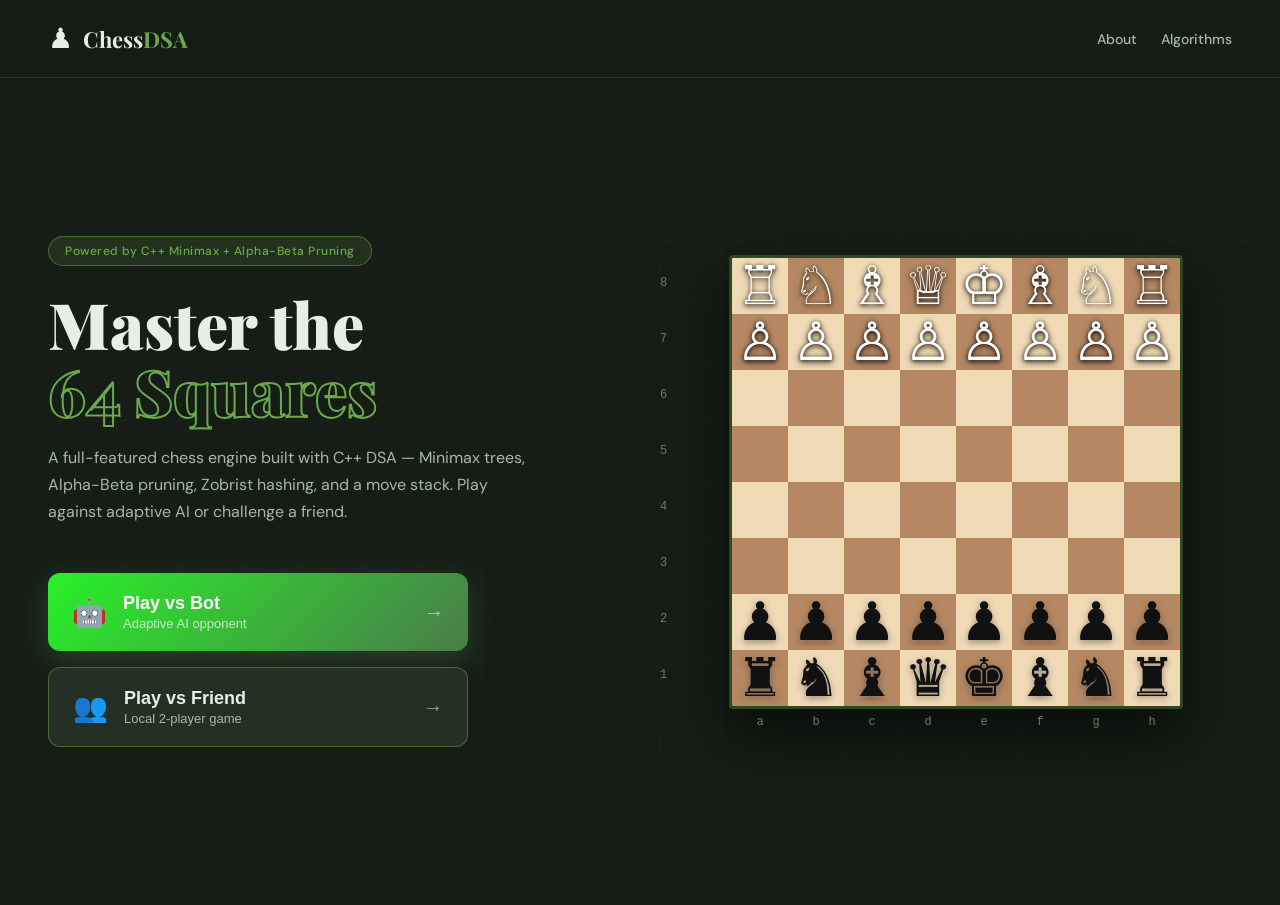
<file: frontend/index.html>
<!DOCTYPE html>
<html lang="en">
<head>
<meta charset="UTF-8">
<meta name="viewport" content="width=device-width, initial-scale=1.0">
<title>ChessDSA — Play Chess</title>
<link rel="stylesheet" href="css/style.css">
<link href="https://fonts.googleapis.com/css2?family=Playfair+Display:wght@700;900&family=DM+Sans:wght@300;400;500&display=swap" rel="stylesheet">
</head>
<body class="landing-body">

<!-- Animated Background -->
<div class="bg-grid"></div>
<div class="floating-pieces" id="floatingPieces"></div>

<!-- HEADER -->
<header class="landing-header">
  <div class="logo">
    <span class="logo-icon">♟</span>
    <span class="logo-text">Chess<span class="accent">DSA</span></span>
  </div>
  <nav class="nav-links">
    <a href="#" class="nav-link">About</a>
    <a href="#" class="nav-link">Algorithms</a>
  </nav>
</header>

<!-- HERO SECTION -->
<main class="hero">
  <div class="hero-content">
    <div class="hero-badge">Powered by C++ Minimax + Alpha-Beta Pruning</div>
    <h1 class="hero-title">
      Master the<br>
      <span class="title-accent">64 Squares</span>
    </h1>
    <p class="hero-sub">
      A full-featured chess engine built with C++ DSA — Minimax trees,
      Alpha-Beta pruning, Zobrist hashing, and a move stack.
      Play against adaptive AI or challenge a friend.
    </p>

    <!-- MAIN BUTTONS -->
    <div class="hero-buttons">
      <button class="btn-primary" id="btnBot" onclick="openBotModal()">
        <span class="btn-icon">🤖</span>
        <span class="btn-text">
          <span class="btn-label">Play vs Bot</span>
          <span class="btn-sub">Adaptive AI opponent</span>
        </span>
        <span class="btn-arrow">→</span>
      </button>

      <button class="btn-secondary" id="btnFriend" onclick="openFriendModal()">
        <span class="btn-icon">👥</span>
        <span class="btn-text">
          <span class="btn-label">Play vs Friend</span>
          <span class="btn-sub">Local 2-player game</span>
        </span>
        <span class="btn-arrow">→</span>
      </button>
    </div>
  </div>

  <!-- SHOWCASE BOARD -->
  <div class="showcase-container">
    <div class="board-glow"></div>
    <div class="showcase-board" id="showcaseBoard"></div>
    <div class="board-labels-files">
      <span>a</span><span>b</span><span>c</span><span>d</span>
      <span>e</span><span>f</span><span>g</span><span>h</span>
    </div>
    <div class="board-labels-ranks">
      <span>8</span><span>7</span><span>6</span><span>5</span>
      <span>4</span><span>3</span><span>2</span><span>1</span>
    </div>
  </div>
</main>

<!-- DSA FEATURES STRIP -->
<!-- <section class="features-strip">
  <div class="feature-card">
    <div class="feature-icon">📚</div>
    <div class="feature-title">Move Stack</div>
    <div class="feature-desc">Full undo/redo with a C++ std::stack storing complete state snapshots</div>
  </div>
  <div class="feature-card">
    <div class="feature-icon">🌳</div>
    <div class="feature-title">Minimax Tree</div>
    <div class="feature-desc">Game tree search with Alpha-Beta pruning — O(b^d/2) vs O(b^d)</div>
  </div>
  <div class="feature-card">
    <div class="feature-icon">🔑</div>
    <div class="feature-title">Zobrist Hashing</div>
    <div class="feature-desc">64-bit position keys for transposition table & draw detection</div>
  </div>
  <div class="feature-card">
    <div class="feature-icon">⚡</div>
    <div class="feature-title">Move Ordering</div>
    <div class="feature-desc">MVV-LVA heuristic sorts captures first to maximize pruning</div>
  </div>
</section> -->

<!-- ── BOT MODAL ── -->
<div class="modal-overlay" id="botModal">
  <div class="modal-card">
    <button class="modal-close" onclick="closeModal('botModal')">✕</button>
    <div class="modal-icon">🤖</div>
    <h2 class="modal-title">Choose Your Opponent</h2>

    <!-- DIFFICULTY -->
    <p class="modal-label">Difficulty</p>
    <div class="difficulty-grid" id="difficultyGrid">
      <div class="diff-card" data-diff="1" onclick="selectDiff(this)">
        <div class="diff-name">Beginner</div>
        <div class="diff-rating">~400</div>
        <div class="diff-desc">Random moves, learns nothing</div>
      </div>
      <div class="diff-card selected" data-diff="2" onclick="selectDiff(this)">
        <div class="diff-name">Casual</div>
        <div class="diff-rating">~800</div>
        <div class="diff-desc">Depth 3 search</div>
      </div>
      <div class="diff-card" data-diff="3" onclick="selectDiff(this)">
        <div class="diff-name">Club Player</div>
        <div class="diff-rating">~1400</div>
        <div class="diff-desc">Depth 4 + quiescence</div>
      </div>
      <div class="diff-card" data-diff="4" onclick="selectDiff(this)">
        <div class="diff-name">Master</div>
        <div class="diff-rating">~1900</div>
        <div class="diff-desc">Depth 5 + full TT</div>
      </div>
    </div>

    <!-- COLOR -->
    <p class="modal-label" style="margin-top:24px">Your Color</p>
    <div class="color-grid" id="colorGrid">
      <div class="color-card selected" data-color="white" onclick="selectColor(this)">
        <div class="color-king white-king">♔</div>
        <div class="color-name">White</div>
        <div class="color-desc">Move first</div>
      </div>
      <div class="color-card" data-color="black" onclick="selectColor(this)">
        <div class="color-king black-king">♚</div>
        <div class="color-name">Black</div>
        <div class="color-desc">Bot moves first</div>
      </div>
      <div class="color-card" data-color="random" onclick="selectColor(this)">
        <div class="color-king">🎲</div>
        <div class="color-name">Random</div>
        <div class="color-desc">Surprise me</div>
      </div>
    </div>

    <button class="btn-start" onclick="startBotGame()">
      Start Game <span style="margin-left:8px">→</span>
    </button>
  </div>
</div>

<!-- ── FRIEND MODAL ── -->
<div class="modal-overlay" id="friendModal">
  <div class="modal-card">
    <button class="modal-close" onclick="closeModal('friendModal')">✕</button>
    <div class="modal-icon">👥</div>
    <h2 class="modal-title">Local 2-Player Game</h2>
    <p class="modal-sub">Both players share the same screen. The board will flip after each move.</p>

    <p class="modal-label">Board Orientation</p>
    <div class="color-grid" id="friendColorGrid">
      <div class="color-card selected" data-color="white" onclick="selectFriendColor(this)">
        <div class="color-king white-king">♔</div>
        <div class="color-name">White starts bottom</div>
      </div>
      <div class="color-card" data-color="black" onclick="selectFriendColor(this)">
        <div class="color-king black-king">♚</div>
        <div class="color-name">Black starts bottom</div>
      </div>
    </div>

    <button class="btn-start" onclick="startFriendGame()">
      Start Game <span style="margin-left:8px">→</span>
    </button>
  </div>
</div>

<script>
// ─── SHOWCASE BOARD ───────────────────────────────────────
const INITIAL = [
  ['R','N','B','Q','K','B','N','R'],
  ['P','P','P','P','P','P','P','P'],
  [' ',' ',' ',' ',' ',' ',' ',' '],
  [' ',' ',' ',' ',' ',' ',' ',' '],
  [' ',' ',' ',' ',' ',' ',' ',' '],
  [' ',' ',' ',' ',' ',' ',' ',' '],
  ['p','p','p','p','p','p','p','p'],
  ['r','n','b','q','k','b','n','r']
];
const PIECE_UNICODE = {
  'K':'♔','Q':'♕','R':'♖','B':'♗','N':'♘','P':'♙',
  'k':'♚','q':'♛','r':'♜','b':'♝','n':'♞','p':'♟'
};

function renderShowcaseBoard() {
  const board = document.getElementById('showcaseBoard');
  board.innerHTML = '';
  for(let r=0;r<8;r++) {
    for(let c=0;c<8;c++) {
      const sq = document.createElement('div');
      sq.className = 'showcase-sq ' + ((r+c)%2===0?'sq-light':'sq-dark');
      const piece = INITIAL[r][c];
      if(piece !== ' ') {
        const sp = document.createElement('span');
        sp.className = 'piece ' + (piece === piece.toUpperCase() ? 'piece-white' : 'piece-black');
        sp.textContent = PIECE_UNICODE[piece] || '';
        sq.appendChild(sp);
      }
      board.appendChild(sq);
    }
  }
}
renderShowcaseBoard();

// ─── FLOATING PIECES ANIMATION ───────────────────────────
const PIECES_LIST = ['♟','♜','♞','♝','♛','♚','♙','♖','♘','♗','♕','♔'];
function spawnFloating() {
  const container = document.getElementById('floatingPieces');
  const el = document.createElement('div');
  el.className = 'fp';
  el.textContent = PIECES_LIST[Math.floor(Math.random()*PIECES_LIST.length)];
  el.style.left = Math.random()*100 + 'vw';
  el.style.animationDuration = (8 + Math.random()*12) + 's';
  el.style.fontSize = (20 + Math.random()*30) + 'px';
  el.style.opacity = 0.03 + Math.random()*0.07;
  container.appendChild(el);
  setTimeout(() => el.remove(), 20000);
}
setInterval(spawnFloating, 800);
for(let i=0;i<8;i++) spawnFloating();

// ─── MODAL LOGIC ─────────────────────────────────────────
function openBotModal()    { document.getElementById('botModal').classList.add('active'); }
function openFriendModal() { document.getElementById('friendModal').classList.add('active'); }
function closeModal(id)    { document.getElementById(id).classList.remove('active'); }

document.querySelectorAll('.modal-overlay').forEach(m => {
  m.addEventListener('click', e => { if(e.target===m) m.classList.remove('active'); });
});

function selectDiff(el) {
  document.querySelectorAll('.diff-card').forEach(d => d.classList.remove('selected'));
  el.classList.add('selected');
}
function selectColor(el) {
  document.querySelectorAll('#colorGrid .color-card').forEach(d => d.classList.remove('selected'));
  el.classList.add('selected');
}
function selectFriendColor(el) {
  document.querySelectorAll('#friendColorGrid .color-card').forEach(d => d.classList.remove('selected'));
  el.classList.add('selected');
}

function startBotGame() {
  const diff  = document.querySelector('.diff-card.selected').dataset.diff;
  let   color = document.querySelector('#colorGrid .color-card.selected').dataset.color;
  if(color === 'random') color = Math.random() > 0.5 ? 'white' : 'black';
  window.location.href = `game.html?mode=bot&difficulty=${diff}&playerColor=${color}`;
}
function startFriendGame() {
  const color = document.querySelector('#friendColorGrid .color-card.selected').dataset.color;
  window.location.href = `game.html?mode=friend&playerColor=${color}`;
}
</script>
</body>
</html>
</file>
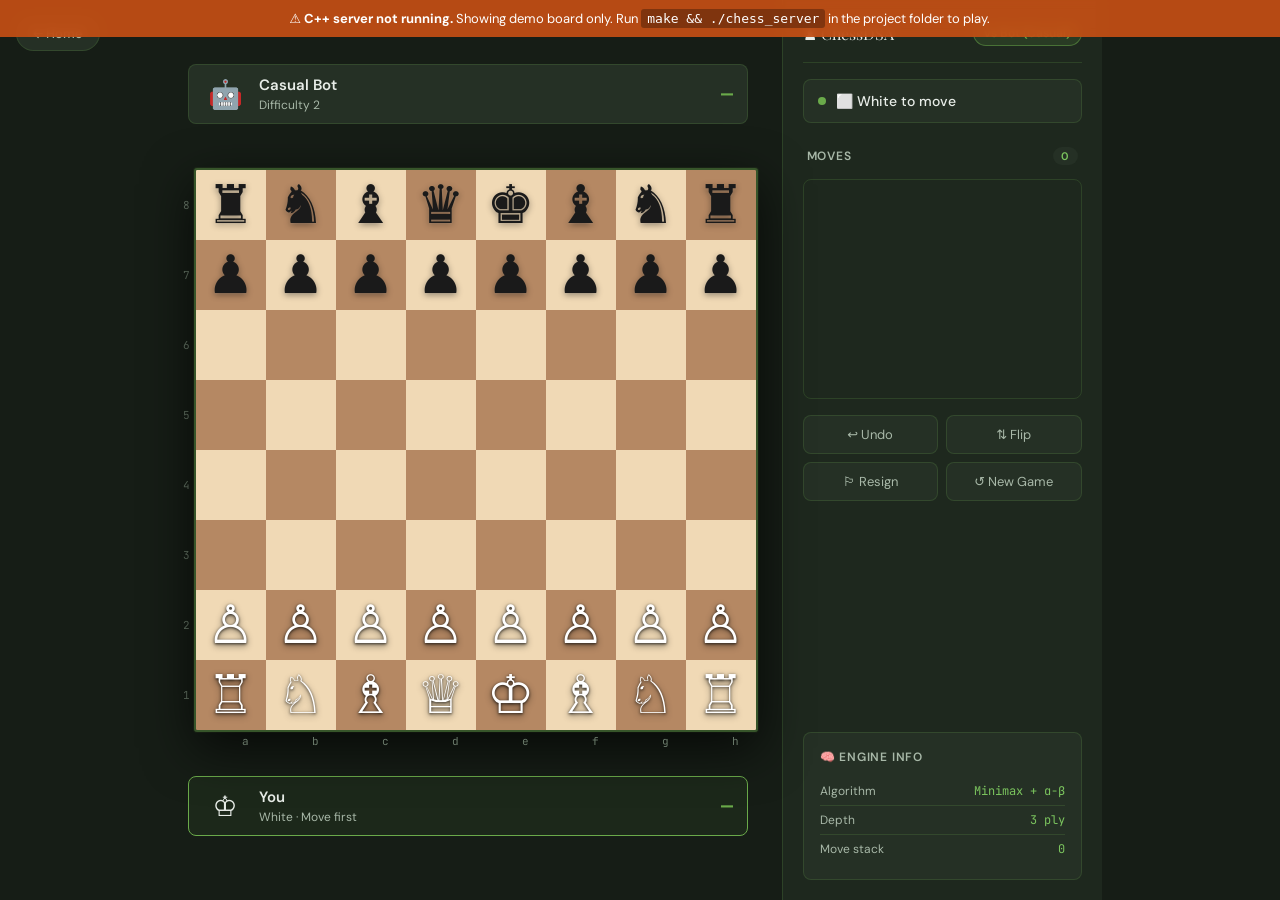
<file: frontend/game.html>
<!DOCTYPE html>
<html lang="en">
<head>
<meta charset="UTF-8">
<meta name="viewport" content="width=device-width, initial-scale=1.0">
<title>ChessDSA — Playing</title>
<link rel="stylesheet" href="css/style.css">
<link href="https://fonts.googleapis.com/css2?family=Playfair+Display:wght@700&family=DM+Sans:wght@300;400;500;600&family=JetBrains+Mono:wght@400;500&display=swap" rel="stylesheet">
</head>
<body class="game-body">

<!-- BACK BUTTON -->
<a href="index.html" class="back-btn">← Home</a>

<!-- GAME LAYOUT -->
<div class="game-layout">

  <!-- LEFT PANEL -->
  <aside class="panel panel-left">
    <!-- Opponent info -->
    <div class="player-card" id="topPlayer">
      <div class="player-avatar" id="topAvatar">♚</div>
      <div class="player-info">
        <div class="player-name" id="topName">Black</div>
        <div class="player-sub"  id="topSub">Waiting…</div>
      </div>
      <div class="player-timer" id="topTimer">—</div>
    </div>

    <!-- Captured pieces -->
    <div class="captured-section">
      <div class="captured-row" id="topCaptured"></div>
      <div class="material-badge" id="topMaterial"></div>
    </div>

    <!-- BOARD WRAPPER -->
    <div class="board-wrapper">
      <div class="coord-ranks" id="rankLabels"></div>
      <div class="chess-board" id="chessBoard"></div>
      <div class="coord-files" id="fileLabels"></div>
    </div>

    <!-- Bottom player captures -->
    <div class="captured-section">
      <div class="captured-row" id="bottomCaptured"></div>
      <div class="material-badge" id="bottomMaterial"></div>
    </div>

    <!-- Me info -->
    <div class="player-card" id="bottomPlayer">
      <div class="player-avatar" id="bottomAvatar">♔</div>
      <div class="player-info">
        <div class="player-name" id="bottomName">You</div>
        <div class="player-sub"  id="bottomSub">White · Move first</div>
      </div>
      <div class="player-timer" id="bottomTimer">—</div>
    </div>
  </aside>

  <!-- RIGHT PANEL -->
  <aside class="panel panel-right">
    <!-- Game title -->
    <div class="game-header-right">
      <span class="logo-small">♟ ChessDSA</span>
      <div class="mode-badge" id="modeBadge">vs Bot</div>
    </div>

    <!-- Status bar -->
    <div class="status-bar" id="statusBar">
      <div class="status-dot" id="statusDot"></div>
      <span id="statusText">Setting up…</span>
    </div>

    <!-- Move list (PGN style) -->
    <div class="move-list-header">
      <span>Moves</span>
      <span class="move-count" id="moveCount">0</span>
    </div>
    <div class="move-list" id="moveList"></div>

    <!-- Controls -->
    <div class="game-controls">
      <button class="ctrl-btn" id="btnUndo" onclick="requestUndo()" title="Undo">
        ↩ Undo
      </button>
      <button class="ctrl-btn" id="btnFlip" onclick="flipBoard()" title="Flip Board">
        ⇅ Flip
      </button>
      <button class="ctrl-btn danger" onclick="resignGame()" title="Resign">
        🏳 Resign
      </button>
      <button class="ctrl-btn" onclick="newGame()" title="New Game">
        ↺ New Game
      </button>
    </div>

    <!-- DSA Info Panel -->
    <div class="dsa-panel">
      <div class="dsa-title">🧠 Engine Info</div>
      <div class="dsa-row"><span>Algorithm</span><span class="dsa-val">Minimax + α-β</span></div>
      <div class="dsa-row"><span>Depth</span>    <span class="dsa-val" id="dsaDepth">—</span></div>
      <!-- <div class="dsa-row"><span>Nodes/s</span>  <span class="dsa-val" id="dsaNodes">—</span></div> -->
      <!-- <div class="dsa-row"><span>TT hits</span>  <span class="dsa-val" id="dsaTT">—</span></div> -->
      <div class="dsa-row"><span>Move stack</span><span class="dsa-val" id="dsaStack">0</span></div>
    </div>
  </aside>
</div>

<!-- PROMOTION MODAL -->
<div class="modal-overlay" id="promoModal">
  <div class="promo-card">
    <h3>Promote Pawn</h3>
    <div class="promo-options" id="promoOptions"></div>
  </div>
</div>

<!-- GAME OVER MODAL -->
<div class="modal-overlay" id="gameOverModal">
  <div class="modal-card">
    <div class="modal-icon" id="goIcon">🏆</div>
    <h2 class="modal-title" id="goTitle">Game Over</h2>
    <p  class="modal-sub"   id="goSub">—</p>
    <div style="display:flex;gap:12px;justify-content:center;margin-top:24px">
      <button class="btn-start" onclick="newGame()">↺ Play Again</button>
      <button class="btn-secondary-sm" onclick="window.location.href='index.html'">🏠 Home</button>
    </div>
  </div>
</div>

<!-- THINKING OVERLAY -->
<div class="thinking-overlay" id="thinkingOverlay">
  <div class="thinking-dots">
    <span></span><span></span><span></span>
  </div>
  <div class="thinking-text">Engine thinking…</div>
</div>

<script src="js/api.js"></script>
<script src="js/board.js"></script>
<script src="js/game.js"></script>
</body>
</html>
</file>
<file: frontend/css/style.css>
/* ═══════════════════════════════════════════════════════════
   ChessDSA — Master Stylesheet
   Theme: Deep forest green + warm ivory + charcoal
═══════════════════════════════════════════════════════════ */

/* ── CSS CUSTOM PROPERTIES ── */
:root {
  --green-dark:   #1ade1a;
  --green-mid:    #29f129;
  --green-light:  #4a7c4a;
  --green-accent: #6aaa4a;
  --green-glow:   #7bc45e;

  --sq-light:     #f0d9b5;
  --sq-dark:      #b58863;
  --sq-selected:  #f6f669cc;
  --sq-legal:     rgba(18, 201, 45, 0.5);
  --sq-last-from: rgba(170,162,58,0.5);
  --sq-last-to:   rgba(170,162,58,0.8);
  --sq-check:     rgba(220,20,20,0.7);

  --bg-main:      #161d16;
  --bg-panel:     #1e281e;
  --bg-card:      #253025;
  --bg-hover:     #2f3d2f;

  --text-primary: #e8ede8;
  --text-secondary:#a8b8a8;
  --text-dim:     #6a7a6a;
  --text-accent:  #7bc45e;

  --border:       rgba(106,170,74,0.2);
  --border-bright:rgba(106,170,74,0.5);

  --white-piece:  #ffffff;
  --black-piece:  #1a1a1a;

  --radius:       12px;
  --radius-sm:    8px;

  --font-display: 'Playfair Display', Georgia, serif;
  --font-body:    'DM Sans', system-ui, sans-serif;
  --font-mono:    'JetBrains Mono', 'Fira Code', monospace;

  --board-size:   min(560px, 90vw);
  --sq-size:      calc(var(--board-size) / 8);
}

/* ── RESET ── */
*, *::before, *::after { box-sizing: border-box; margin: 0; padding: 0; }
html { scroll-behavior: smooth; }

body {
  font-family: var(--font-body);
  background: var(--bg-main);
  color: var(--text-primary);
  min-height: 100vh;
  overflow-x: hidden;
}

/* ══════════════════════════════════════════════
   LANDING PAGE
══════════════════════════════════════════════ */

.landing-body { overflow-y: auto; }

/* Background grid */
.bg-grid {
  position: fixed; inset: 0; z-index: 0;
  background-image:
    linear-gradient(rgba(106,170,74,0.04) 1px, transparent 1px),
    linear-gradient(90deg, rgba(106,170,74,0.04) 1px, transparent 1px);
  background-size: 60px 60px;
  pointer-events: none;
}

/* Floating pieces */
.floating-pieces { position: fixed; inset: 0; z-index: 0; pointer-events: none; overflow: hidden; }
.fp {
  position: absolute;
  bottom: -80px;
  color: var(--green-accent);
  animation: floatUp linear forwards;
  user-select: none;
}
@keyframes floatUp {
  0%   { transform: translateY(0) rotate(0deg);   opacity: inherit; }
  100% { transform: translateY(-110vh) rotate(360deg); opacity: 0; }
}

/* HEADER */
.landing-header {
  position: relative; z-index: 10;
  display: flex; align-items: center; justify-content: space-between;
  padding: 20px 48px;
  border-bottom: 1px solid var(--border);
  background: rgba(22,29,22,0.8);
  backdrop-filter: blur(12px);
}
.logo { display: flex; align-items: center; gap: 10px; }
.logo-icon { font-size: 28px; }
.logo-text {
  font-family: var(--font-display);
  font-size: 22px; font-weight: 700;
  color: var(--text-primary);
}
.accent { color: var(--green-accent); }
.nav-links { display: flex; gap: 24px; }
.nav-link {
  color: var(--text-secondary); text-decoration: none;
  font-size: 14px; font-weight: 500;
  transition: color .2s;
}
.nav-link:hover { color: var(--text-accent); }

/* HERO */
.hero {
  position: relative; z-index: 5;
  display: grid; grid-template-columns: 1fr 1fr;
  align-items: center; gap: 80px;
  max-width: 1280px; margin: 0 auto;
  padding: 80px 48px;
  min-height: calc(100vh - 73px);
}

.hero-badge {
  display: inline-block;
  padding: 6px 16px;
  background: rgba(106,170,74,0.15);
  border: 1px solid var(--border-bright);
  border-radius: 100px;
  font-size: 12px; font-weight: 500;
  color: var(--green-accent);
  letter-spacing: .5px;
  margin-bottom: 24px;
}

.hero-title {
  font-family: var(--font-display);
  font-size: clamp(48px, 5vw, 72px);
  font-weight: 900;
  line-height: 1.05;
  color: var(--text-primary);
  margin-bottom: 20px;
}
.title-accent {
  color: transparent;
  -webkit-text-stroke: 2px var(--green-accent);
}

.hero-sub {
  font-size: 16px; line-height: 1.7;
  color: var(--text-secondary);
  max-width: 480px;
  margin-bottom: 48px;
}

/* HERO BUTTONS */
.hero-buttons { display: flex; flex-direction: column; gap: 16px; max-width: 420px; }

.btn-primary, .btn-secondary {
  display: flex; align-items: center; gap: 16px;
  padding: 20px 24px;
  border-radius: var(--radius);
  border: none; cursor: pointer;
  text-align: left;
  transition: transform .2s, box-shadow .2s;
}
.btn-primary {
  background: linear-gradient(135deg, var(--green-mid), var(--green-light));
  color: #fff;
  box-shadow: 0 8px 30px rgba(74,124,74,0.4);
}
.btn-primary:hover {
  transform: translateY(-2px);
  box-shadow: 0 12px 40px rgba(74,124,74,0.6);
}
.btn-secondary {
  background: var(--bg-card);
  border: 1px solid var(--border-bright);
  color: var(--text-primary);
}
.btn-secondary:hover {
  background: var(--bg-hover);
  transform: translateY(-2px);
}

.btn-icon { font-size: 28px; flex-shrink: 0; }
.btn-text { flex: 1; }
.btn-label { display: block; font-size: 18px; font-weight: 600; }
.btn-sub   { display: block; font-size: 13px; opacity: .7; margin-top: 2px; }
.btn-arrow { font-size: 20px; opacity: .6; }

/* SHOWCASE BOARD */
.showcase-container {
  position: relative;
  display: flex; flex-direction: column; align-items: center;
}
.board-glow {
  position: absolute; z-index: -1;
  width: 420px; height: 420px;
  background: radial-gradient(circle, rgba(106,170,74,0.15), transparent 70%);
  border-radius: 50%;
  top: 50%; left: 50%; transform: translate(-50%,-50%);
}
.showcase-board {
  display: grid; grid-template-columns: repeat(8, 56px);
  grid-template-rows:    repeat(8, 56px);
  border: 3px solid rgba(106,170,74,0.3);
  border-radius: 4px;
  overflow: hidden;
  box-shadow: 0 24px 60px rgba(0,0,0,0.6);
}
.showcase-sq {
  width: 56px; height: 56px;
  display: flex; align-items: center; justify-content: center;
}
.sq-light { background: var(--sq-light); }
.sq-dark  { background: var(--sq-dark);  }

.board-labels-files {
  display: flex; width: calc(8*56px);
  margin-top: 6px;
  justify-content: space-around;
}
.board-labels-files span, .board-labels-ranks span {
  font-size: 12px; color: var(--text-dim); font-family: var(--font-mono);
}
.board-labels-ranks {
  position: absolute; left: -20px; top: 0;
  display: flex; flex-direction: column;
  height: calc(8*56px);
  justify-content: space-around;
}

/* FEATURES STRIP */
.features-strip {
  position: relative; z-index: 5;
  display: grid; grid-template-columns: repeat(4,1fr);
  gap: 1px;
  background: var(--border);
  border-top: 1px solid var(--border);
  border-bottom: 1px solid var(--border);
}
.feature-card {
  background: var(--bg-panel);
  padding: 32px 28px;
  transition: background .2s;
}
.feature-card:hover { background: var(--bg-card); }
.feature-icon { font-size: 28px; margin-bottom: 12px; }
.feature-title { font-size: 16px; font-weight: 600; margin-bottom: 8px; color: var(--text-primary); }
.feature-desc  { font-size: 13px; color: var(--text-secondary); line-height: 1.6; }

/* ══════════════════════════════════════════════
   MODALS
══════════════════════════════════════════════ */
.modal-overlay {
  display: none;
  position: fixed; inset: 0; z-index: 1000;
  background: rgba(0,0,0,0.75);
  backdrop-filter: blur(6px);
  align-items: center; justify-content: center;
}
.modal-overlay.active { display: flex; }

.modal-card {
  background: var(--bg-panel);
  border: 1px solid var(--border-bright);
  border-radius: 20px;
  padding: 40px;
  max-width: 520px; width: 90%;
  position: relative;
  animation: modalIn .3s cubic-bezier(.34,1.56,.64,1);
}
@keyframes modalIn {
  from { opacity: 0; transform: scale(.9) translateY(20px); }
  to   { opacity: 1; transform: scale(1) translateY(0); }
}
.modal-close {
  position: absolute; top: 16px; right: 16px;
  background: var(--bg-card); border: 1px solid var(--border);
  color: var(--text-secondary);
  width: 32px; height: 32px; border-radius: 50%;
  cursor: pointer; font-size: 14px;
  display: flex; align-items: center; justify-content: center;
  transition: background .2s;
}
.modal-close:hover { background: var(--bg-hover); }

.modal-icon  { font-size: 48px; text-align: center; margin-bottom: 16px; }
.modal-title { font-family: var(--font-display); font-size: 28px; text-align: center; margin-bottom: 8px; }
.modal-sub   { color: var(--text-secondary); text-align: center; font-size: 14px; margin-bottom: 24px; }
.modal-label { font-size: 12px; font-weight: 600; letter-spacing: .8px; text-transform: uppercase; color: var(--text-secondary); margin-bottom: 12px; }

/* DIFFICULTY GRID */
.difficulty-grid {
  display: grid; grid-template-columns: repeat(4,1fr); gap: 8px;
}
.diff-card {
  background: var(--bg-card);
  border: 2px solid var(--border);
  border-radius: var(--radius-sm);
  padding: 14px 10px;
  cursor: pointer; text-align: center;
  transition: all .2s;
}
.diff-card:hover { border-color: var(--border-bright); background: var(--bg-hover); }
.diff-card.selected { border-color: var(--green-accent); background: rgba(106,170,74,0.12); }
.diff-name   { font-size: 13px; font-weight: 600; margin-bottom: 4px; }
.diff-rating { font-size: 18px; font-weight: 700; color: var(--green-accent); font-family: var(--font-mono); }
.diff-desc   { font-size: 11px; color: var(--text-secondary); margin-top: 4px; }

/* COLOR GRID */
.color-grid {
  display: grid; grid-template-columns: repeat(3,1fr); gap: 10px;
}
.color-card {
  background: var(--bg-card);
  border: 2px solid var(--border);
  border-radius: var(--radius-sm);
  padding: 16px 12px;
  cursor: pointer; text-align: center;
  transition: all .2s;
}
.color-card:hover { border-color: var(--border-bright); }
.color-card.selected { border-color: var(--green-accent); background: rgba(106,170,74,0.12); }
.color-king { font-size: 32px; margin-bottom: 8px; }
.white-king { color: #fff; text-shadow: 0 0 8px rgba(0,0,0,0.5); }
.black-king { color: #222; filter: drop-shadow(0 0 4px rgba(255,255,255,0.3)); }
.color-name { font-size: 14px; font-weight: 600; }
.color-desc { font-size: 12px; color: var(--text-secondary); margin-top: 4px; }

.btn-start {
  display: block; width: 100%; margin-top: 28px;
  padding: 16px; border-radius: var(--radius-sm);
  background: linear-gradient(135deg, var(--green-mid), var(--green-light));
  color: #fff; font-size: 16px; font-weight: 600;
  border: none; cursor: pointer;
  transition: opacity .2s, transform .2s;
}
.btn-start:hover { opacity: .9; transform: translateY(-1px); }

.btn-secondary-sm {
  padding: 16px 24px; border-radius: var(--radius-sm);
  background: var(--bg-card);
  border: 1px solid var(--border-bright);
  color: var(--text-primary); font-size: 15px;
  cursor: pointer; transition: background .2s;
}
.btn-secondary-sm:hover { background: var(--bg-hover); }

/* ══════════════════════════════════════════════
   GAME PAGE
══════════════════════════════════════════════ */
.game-body {
  height: 100vh; overflow: hidden;
  display: flex; flex-direction: column;
}

.back-btn {
  position: fixed; top: 16px; left: 16px; z-index: 100;
  display: flex; align-items: center; gap: 6px;
  padding: 8px 16px;
  background: var(--bg-card);
  border: 1px solid var(--border);
  border-radius: 100px;
  color: var(--text-secondary); text-decoration: none;
  font-size: 13px; font-weight: 500;
  transition: all .2s;
}
.back-btn:hover { color: var(--text-primary); border-color: var(--border-bright); }

.game-layout {
  display: grid;
  grid-template-columns: auto 320px;
  height: 100vh;
  align-items: center;
  justify-content: center;
  gap: 24px;
  padding: 0 24px;
}

/* PANELS */
.panel { height: 100vh; display: flex; flex-direction: column; }
.panel-left {
  align-items: center;
  justify-content: center;
  gap: 8px;
  padding: 20px 0;
}
.panel-right {
  background: var(--bg-panel);
  border-left: 1px solid var(--border);
  padding: 20px;
  gap: 0;
  overflow-y: auto;
  justify-content: flex-start;
}

/* PLAYER CARDS */
.player-card {
  display: flex; align-items: center; gap: 12px;
  width: var(--board-size);
  padding: 10px 14px;
  background: var(--bg-card);
  border-radius: var(--radius-sm);
  border: 1px solid var(--border);
}
.player-avatar { font-size: 28px; width: 44px; text-align: center; }
.player-info { flex: 1; }
.player-name { font-size: 15px; font-weight: 600; }
.player-sub  { font-size: 12px; color: var(--text-secondary); margin-top: 2px; }
.player-timer {
  font-family: var(--font-mono);
  font-size: 20px; font-weight: 600;
  color: var(--green-accent);
  min-width: 60px; text-align: right;
}
.player-card.active-turn {
  border-color: var(--green-accent);
  background: rgba(106,170,74,0.08);
}

/* CAPTURED PIECES */
.captured-section {
  display: flex; align-items: center; gap: 8px;
  width: var(--board-size);
  min-height: 28px; padding: 0 4px;
}
.captured-row { display: flex; flex-wrap: wrap; gap: 1px; font-size: 18px; flex: 1; }
.material-badge {
  font-family: var(--font-mono); font-size: 12px;
  color: var(--green-accent); font-weight: 600;
}

/* BOARD WRAPPER */
.board-wrapper {
  position: relative;
  display: flex;
  align-items: center;
}
.coord-ranks {
  display: flex; flex-direction: column;
  height: var(--board-size);
  justify-content: space-around;
  padding: 0 4px;
  font-size: 11px; font-family: var(--font-mono);
  color: var(--text-dim);
}
.coord-files {
  display: flex; justify-content: space-around;
  width: var(--board-size);
  padding: 4px 0;
  font-size: 11px; font-family: var(--font-mono);
  color: var(--text-dim);
  position: absolute; bottom: -20px; left: 32px;
}

/* ── CHESS BOARD ── */
.chess-board {
  display: grid;
  grid-template-columns: repeat(8, var(--sq-size));
  grid-template-rows:    repeat(8, var(--sq-size));
  border: 2px solid rgba(106,170,74,0.4);
  border-radius: 3px;
  overflow: hidden;
  cursor: pointer;
  box-shadow: 0 16px 50px rgba(0,0,0,0.7), 0 0 0 1px rgba(106,170,74,0.1);
}

/* SQUARES */
.sq {
  width: var(--sq-size); height: var(--sq-size);
  display: flex; align-items: center; justify-content: center;
  position: relative;
  transition: background .15s;
  user-select: none;
}
.sq.light { background: var(--sq-light); }
.sq.dark  { background: var(--sq-dark);  }
.sq.selected { background: var(--sq-selected) !important; }
.sq.last-from { background: var(--sq-last-from) !important; }
.sq.last-to   { background: var(--sq-last-to)   !important; }
.sq.in-check  { background: var(--sq-check)     !important; }
.sq:hover { filter: brightness(1.08); }

/* LEGAL MOVE DOTS */
.sq.legal-move::after {
  content: '';
  position: absolute;
  width: 30%; height: 30%;
  background: rgba(20,85,30,0.55);
  border-radius: 50%;
  pointer-events: none;
}
.sq.legal-capture::after {
  content: '';
  position: absolute;
  inset: 0;
  border-radius: 50%;
  border: calc(var(--sq-size) * 0.1) solid rgba(20,85,30,0.5);
  pointer-events: none;
}

/* PIECE */
.piece {
  font-size: calc(var(--sq-size) * 0.76);
  line-height: 1;
  cursor: grab;
  user-select: none;
  transition: transform .1s;
  filter: drop-shadow(0 2px 3px rgba(0,0,0,0.4));
  z-index: 1;
}
.piece:hover { transform: scale(1.05); }
.piece.dragging { opacity: 0.4; }
.piece.white-p { color: #fff;   text-shadow: 0 1px 3px rgba(0,0,0,0.8); }
.piece.black-p { color: #1a1a1a; text-shadow: 0 1px 2px rgba(255,255,255,0.1); }

/* ── RIGHT PANEL CONTENT ── */
.game-header-right {
  display: flex; align-items: center; justify-content: space-between;
  margin-bottom: 16px; padding-bottom: 16px;
  border-bottom: 1px solid var(--border);
}
.logo-small { font-family: var(--font-display); font-size: 16px; color: var(--text-primary); }
.logo-small .accent { color: var(--green-accent); }
.mode-badge {
  padding: 4px 10px; border-radius: 100px;
  background: rgba(106,170,74,0.15);
  border: 1px solid var(--border-bright);
  font-size: 12px; color: var(--green-accent); font-weight: 600;
}

/* STATUS BAR */
.status-bar {
  display: flex; align-items: center; gap: 10px;
  padding: 12px 14px;
  background: var(--bg-card);
  border-radius: var(--radius-sm);
  border: 1px solid var(--border);
  margin-bottom: 16px;
  font-size: 14px; font-weight: 500;
}
.status-dot {
  width: 8px; height: 8px; border-radius: 50%;
  background: var(--green-accent);
  animation: pulse 2s infinite;
  flex-shrink: 0;
}
@keyframes pulse {
  0%,100% { opacity: 1; transform: scale(1); }
  50%      { opacity: .5; transform: scale(1.3); }
}

/* MOVE LIST */
.move-list-header {
  display: flex; align-items: center; justify-content: space-between;
  padding: 8px 4px;
  font-size: 12px; font-weight: 600; letter-spacing: .8px;
  text-transform: uppercase; color: var(--text-secondary);
  margin-bottom: 6px;
}
.move-count {
  background: var(--bg-card);
  padding: 2px 8px; border-radius: 100px;
  font-size: 11px; color: var(--text-accent);
}
.move-list {
  flex: 1; overflow-y: auto;
  max-height: 220px;
  font-family: var(--font-mono);
  font-size: 13px;
  border: 1px solid var(--border);
  border-radius: var(--radius-sm);
  margin-bottom: 16px;
}
.move-list::-webkit-scrollbar { width: 4px; }
.move-list::-webkit-scrollbar-track { background: var(--bg-card); }
.move-list::-webkit-scrollbar-thumb { background: var(--green-mid); border-radius: 2px; }

.move-row {
  display: grid; grid-template-columns: 32px 1fr 1fr;
  gap: 4px; align-items: center;
  padding: 6px 10px;
  border-bottom: 1px solid var(--border);
}
.move-row:last-child { border-bottom: none; }
.move-row:nth-child(even) { background: rgba(255,255,255,0.02); }
.move-num { color: var(--text-dim); font-size: 11px; }
.move-white, .move-black {
  padding: 2px 6px; border-radius: 4px;
  cursor: pointer; transition: background .15s;
}
.move-white:hover, .move-black:hover { background: var(--bg-hover); }
.move-white.current, .move-black.current {
  background: rgba(106,170,74,0.2);
  color: var(--green-accent);
}

/* CONTROLS */
.game-controls {
  display: grid; grid-template-columns: 1fr 1fr;
  gap: 8px; margin-bottom: 16px;
}
.ctrl-btn {
  padding: 10px;
  background: var(--bg-card);
  border: 1px solid var(--border);
  border-radius: var(--radius-sm);
  color: var(--text-secondary); font-size: 13px;
  cursor: pointer; transition: all .2s;
  font-family: var(--font-body);
}
.ctrl-btn:hover {
  background: var(--bg-hover); color: var(--text-primary);
  border-color: var(--border-bright);
}
.ctrl-btn.danger:hover { background: rgba(180,30,30,0.2); border-color: rgba(200,50,50,0.5); color: #ff6b6b; }

/* DSA PANEL */
.dsa-panel {
  background: var(--bg-card);
  border: 1px solid var(--border);
  border-radius: var(--radius-sm);
  padding: 16px;
  margin-top: auto;
}
.dsa-title {
  font-size: 12px; font-weight: 600; letter-spacing: .8px;
  text-transform: uppercase; color: var(--text-secondary);
  margin-bottom: 12px;
}
.dsa-row {
  display: flex; justify-content: space-between; align-items: center;
  padding: 6px 0;
  border-bottom: 1px solid var(--border);
  font-size: 12px; color: var(--text-secondary);
}
.dsa-row:last-child { border-bottom: none; }
.dsa-val { color: var(--text-accent); font-family: var(--font-mono); font-size: 12px; }

/* PROMOTION MODAL */
.promo-card {
  background: var(--bg-panel);
  border: 1px solid var(--border-bright);
  border-radius: var(--radius);
  padding: 32px;
  text-align: center;
  animation: modalIn .25s ease;
}
.promo-card h3 {
  font-family: var(--font-display);
  margin-bottom: 20px; color: var(--text-primary);
}
.promo-options { display: flex; gap: 12px; justify-content: center; }
.promo-btn {
  width: 72px; height: 72px;
  display: flex; align-items: center; justify-content: center;
  font-size: 48px; border-radius: var(--radius-sm);
  background: var(--bg-card); border: 2px solid var(--border);
  cursor: pointer; transition: all .15s;
}
.promo-btn:hover {
  border-color: var(--green-accent);
  background: rgba(106,170,74,0.15);
  transform: scale(1.1);
}

/* THINKING OVERLAY */
.thinking-overlay {
  display: none;
  position: fixed; inset: 0; z-index: 500;
  background: rgba(0,0,0,0.3);
  align-items: center; justify-content: center;
  flex-direction: column; gap: 12px;
  backdrop-filter: blur(2px);
}
.thinking-overlay.active { display: flex; }
.thinking-text { color: var(--text-secondary); font-size: 14px; }
.thinking-dots { display: flex; gap: 8px; }
.thinking-dots span {
  width: 10px; height: 10px; border-radius: 50%;
  background: var(--green-accent);
  animation: bounce .8s infinite alternate;
}
.thinking-dots span:nth-child(2) { animation-delay: .2s; }
.thinking-dots span:nth-child(3) { animation-delay: .4s; }
@keyframes bounce { from { transform: translateY(0); } to { transform: translateY(-12px); } }

/* PIECE UNICODE sizing  */
.piece-white { color: #fff; text-shadow: 0 1px 4px rgba(0,0,0,0.9); }
.piece-black { color: #111; text-shadow: 0 1px 3px rgba(255,255,255,0.2); }

/* RESPONSIVE */
@media (max-width: 900px) {
  .hero { grid-template-columns: 1fr; padding: 48px 24px; gap: 48px; }
  .showcase-container { display: none; }
  .features-strip { grid-template-columns: 1fr 1fr; }
  .game-layout { grid-template-columns: 1fr; }
  .panel-right { display: none; }
  :root { --board-size: min(95vw, 95vmin); }
}
@media (max-width: 600px) {
  .features-strip { grid-template-columns: 1fr; }
  .difficulty-grid { grid-template-columns: repeat(2,1fr); }
}

/* DRAG VISUAL */
.drag-ghost {
  position: fixed; z-index: 9999;
  pointer-events: none;
  font-size: 52px;
  transform: translate(-50%,-50%);
  filter: drop-shadow(0 4px 8px rgba(0,0,0,0.5));
  transition: none;
}
</file>
